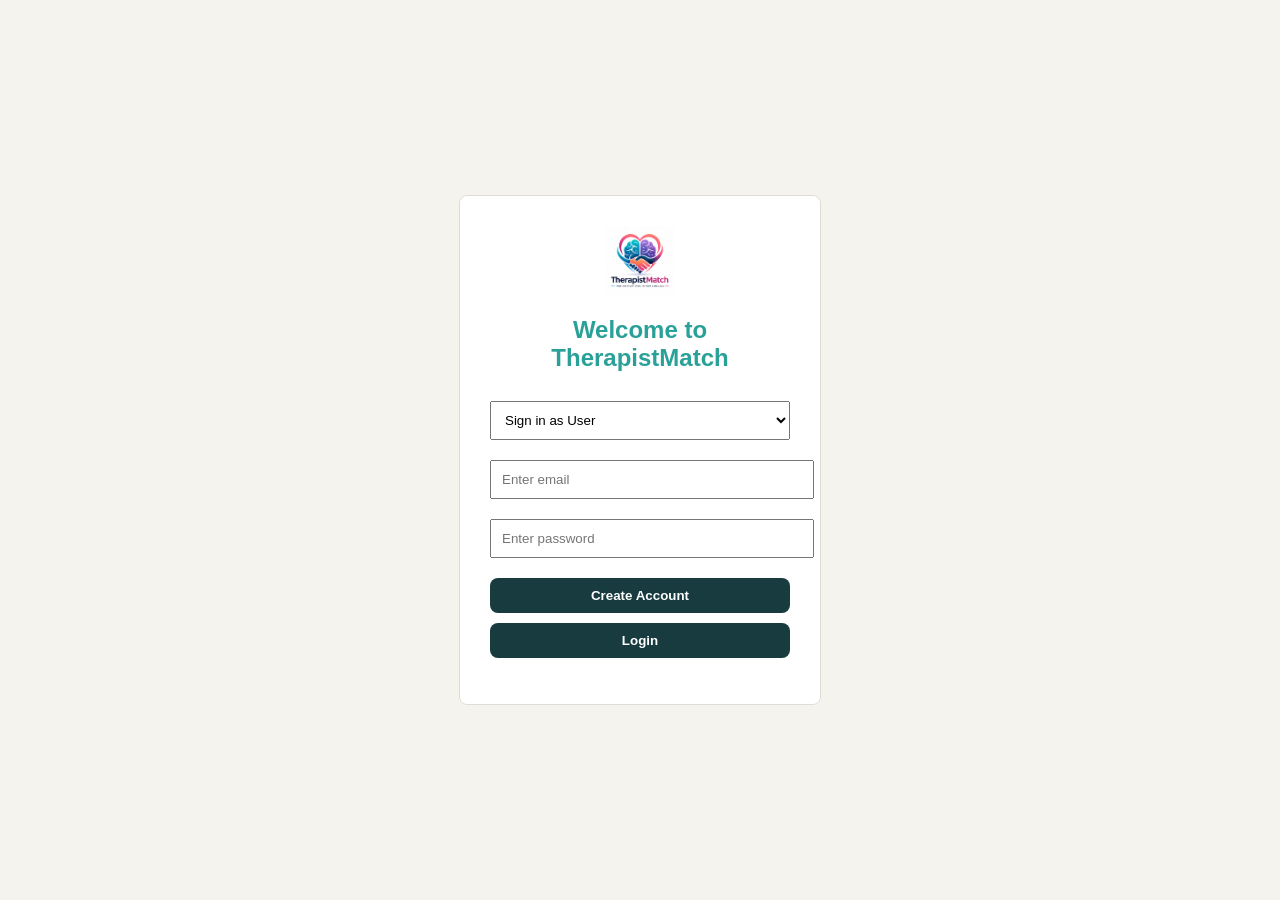
<file: index.html>
<!DOCTYPE html>
<html lang="en">
<head>
  <meta charset="UTF-8">
  <meta name="viewport" content="width=device-width, initial-scale=1.0">
  <title>TherapistMatch</title>
  <link rel="stylesheet" href="styles.css">
</head>

<body class="login-page">

  <div class="auth-container">

    <img src="logo.png" class="logo">

    <h2>Welcome to TherapistMatch</h2>

    <!-- USER TYPE -->
    <select id="role">
      <option value="user">Sign in as User</option>
      <option value="therapist">Sign in as Therapist</option>
    </select>

    <input type="email" id="email" placeholder="Enter email" autocomplete="email" required>
    <input type="password" id="password" placeholder="Enter password" autocomplete="current-password" minlength="8" required>

    <button type="button" onclick="signup()">Create Account</button>
    <button type="button" onclick="login()">Login</button>
    <button type="button" id="resendVerificationButton" class="ghost-button" onclick="resendVerificationEmail()" hidden>Resend Verification Email</button>

    <p id="message"></p>

  </div>

  <script src="script.js"></script>
  <script src="https://js.paystack.co/v1/inline.js"></script>
  <script src="https://cdn.socket.io/4.0.0/socket.io.min.js"></script>

</body>
</html>
</file>
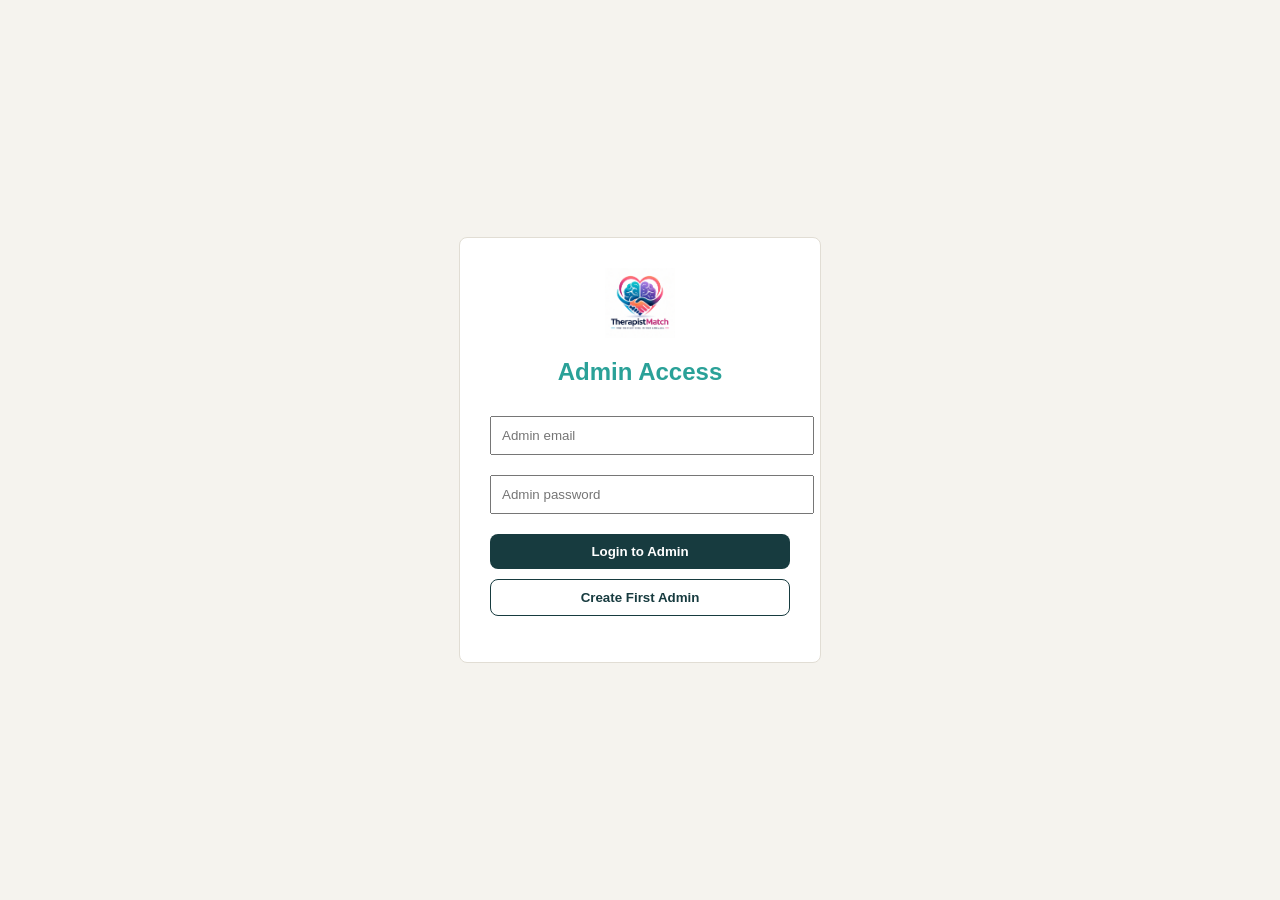
<file: admin-login.html>
<!DOCTYPE html>
<html lang="en">
<head>
  <meta charset="UTF-8">
  <meta name="viewport" content="width=device-width, initial-scale=1.0">
  <title>Admin Login - TherapistMatch</title>
  <link rel="stylesheet" href="styles.css">
</head>

<body class="login-page">
  <div class="auth-container">
    <img src="logo.png" class="logo" alt="TherapistMatch">

    <h2>Admin Access</h2>

    <input type="email" id="adminEmail" placeholder="Admin email" autocomplete="email" required>
    <input type="password" id="adminPassword" placeholder="Admin password" autocomplete="current-password" minlength="8" required>

    <button type="button" onclick="adminLogin()">Login to Admin</button>
    <button type="button" class="ghost-button" onclick="createAdminAccount()">Create First Admin</button>

    <p id="adminMessage"></p>
  </div>

  <script src="admin-login.js"></script>
</body>
</html>
</file>
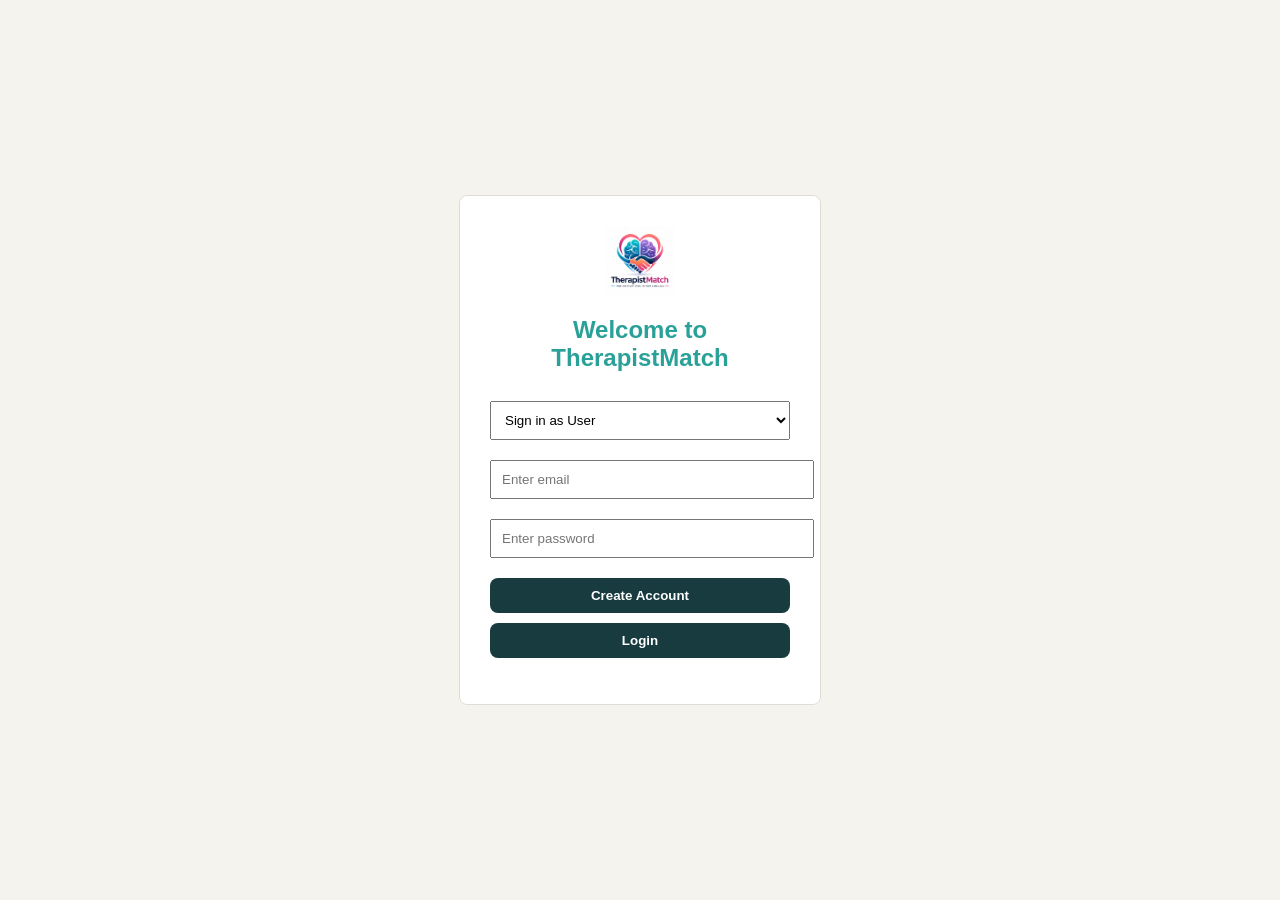
<file: chat.html>
<!DOCTYPE html>
<html lang="en">
<head>
  <meta charset="UTF-8">
  <meta name="viewport" content="width=device-width, initial-scale=1.0">
  <title>Chat</title>
  <link rel="stylesheet" href="styles.css">
</head>
<body>
  <div class="dashboard">
    <aside id="chatSidebar" class="sidebar"></aside>

    <main class="main-content">
      <section class="chat-shell">
        <aside class="chat-thread-panel">
          <div class="chat-heading">
            <p class="eyebrow">Chat</p>
            <h1>Sessions</h1>
            <p id="chatIntro">Accepted paid sessions appear here.</p>
          </div>
          <div id="threadList" class="thread-list"></div>
        </aside>

        <section class="chat-panel">
          <div id="chatEmpty" class="empty-state">
            <strong>Select a conversation</strong>
            <p>Chat and Google Meet unlock after the client has paid and the therapist accepts the booking.</p>
          </div>

          <div id="chatRoom" class="chat-room" hidden>
            <header class="chat-room-header">
              <div>
                <p class="eyebrow" id="chatStatus">Ready</p>
                <h2 id="chatTitle"></h2>
                <p id="chatSubtitle"></p>
              </div>
              <div id="sessionTimer" class="session-timer" aria-live="polite">Timer starts after both sides message.</div>
              <a id="meetLink" class="meet-button" href="https://meet.google.com/new" target="_blank" rel="noopener">Google Meet</a>
            </header>

            <div id="chatBox" class="chat-box"></div>

            <form id="chatForm" class="chat-composer">
              <input id="msg" autocomplete="off" placeholder="Type message">
              <button type="submit">Send</button>
            </form>
            <p id="chatMessage" class="chat-message"></p>
          </div>
        </section>
      </section>
    </main>
  </div>

  <script src="chat.js"></script>
  <script src="mobile-nav.js"></script>
</body>
</html>
</file>
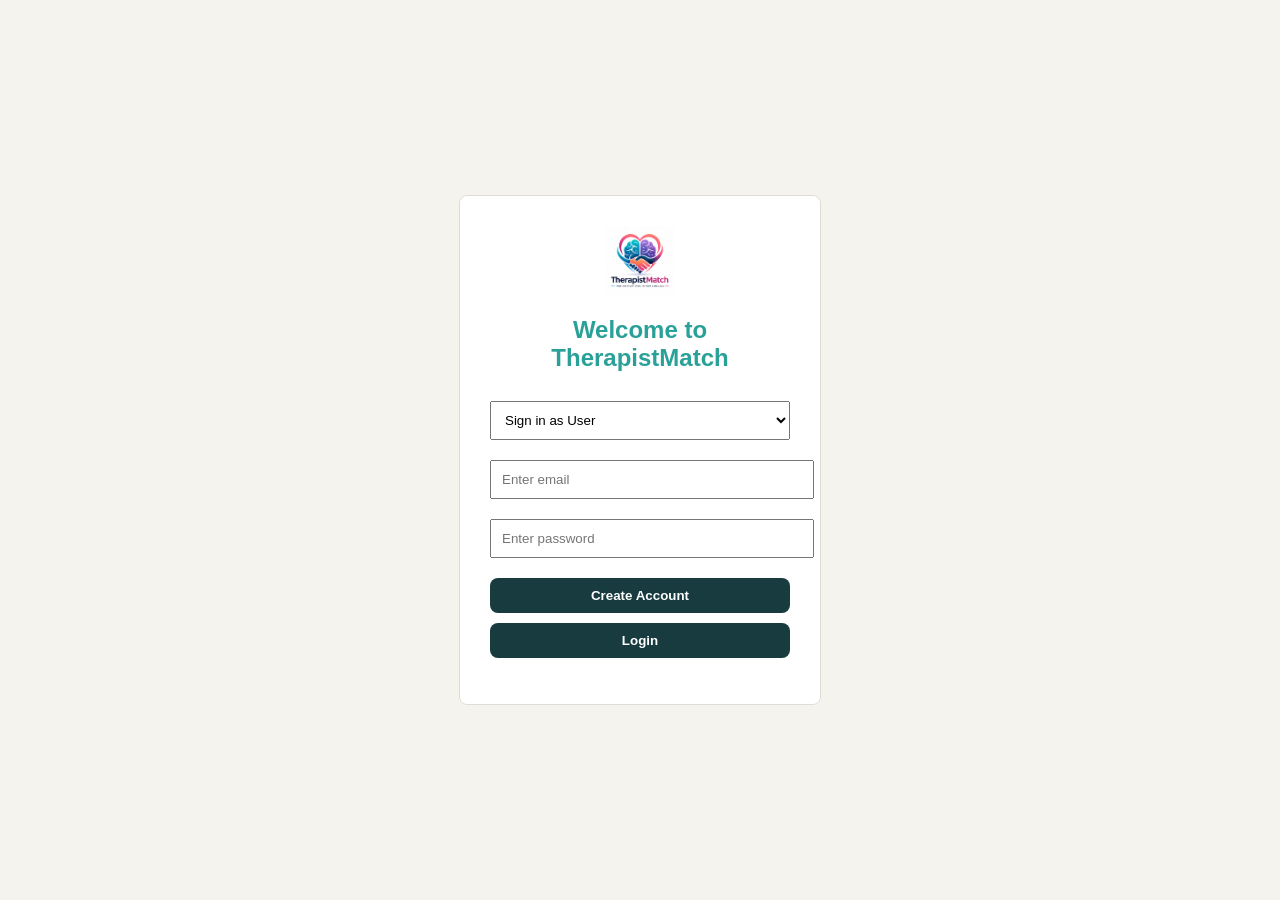
<file: dashboard.html>
<!DOCTYPE html>
<html lang="en">
<head>
  <meta charset="UTF-8">
  <meta name="viewport" content="width=device-width, initial-scale=1.0">
  <title>Dashboard</title>
  <link rel="stylesheet" href="styles.css">
</head>

<body>

<div class="dashboard">

  <!-- SIDEBAR -->
  <div class="sidebar">
    <h2>TherapistMatch</h2>

    <a href="dashboard.html" class="active" id="navDashboard">Dashboard <span class="nav-badge" data-badge="dashboard"></span></a>
    <a href="match.html" id="navFindTherapist">Find Therapist <span class="nav-badge" data-badge="find"></span></a>
    <a href="chat.html" id="navChat">Chat <span class="nav-badge" data-badge="chat"></span></a>
    <a href="settings.html" id="navSettings">Settings <span class="nav-badge" data-badge="settings"></span></a>
    <a href="#" class="logout-link" onclick="logout()">Logout</a>
  </div>

  <!-- MAIN CONTENT -->
  <div class="main-content">
    <section class="dashboard-home">
      <div>
        <p class="eyebrow">Dashboard</p>
        <h1 id="welcome"></h1>
        <p>Welcome to your dashboard</p>
      </div>
      <button type="button" id="supportToggle" class="customer-care-button">
        <span class="support-icon" aria-hidden="true"></span>
        <span>Customer Care</span>
        <span id="supportIndicator" class="support-indicator"></span>
      </button>
    </section>

    <section class="dashboard-panel">
      <h2>Your Bookings</h2>
      <button type="button" id="removeDuplicates" class="secondary-button duplicate-action">Cancel Duplicate Bookings</button>
      <div id="bookings" class="booking-list">
        <div class="empty-state">
          <strong>No bookings yet</strong>
          <p>Your session requests will appear here.</p>
        </div>
      </div>
    </section>
  </div>

</div>

<div id="supportPanel" class="support-panel" hidden>
  <div class="support-panel-header">
    <div>
      <strong>Customer Care</strong>
      <p>Send a message to admin support.</p>
    </div>
    <button type="button" id="supportClose">Close</button>
  </div>
  <div id="supportMessages" class="support-messages"></div>
  <textarea id="supportMessage" rows="4" placeholder="How can we help?"></textarea>
  <button type="button" id="supportSend">Send Message</button>
</div>

<script src="dashboard.js"></script>
<script src="support.js"></script>
<script src="mobile-nav.js"></script>


</body>
</html>
</file>
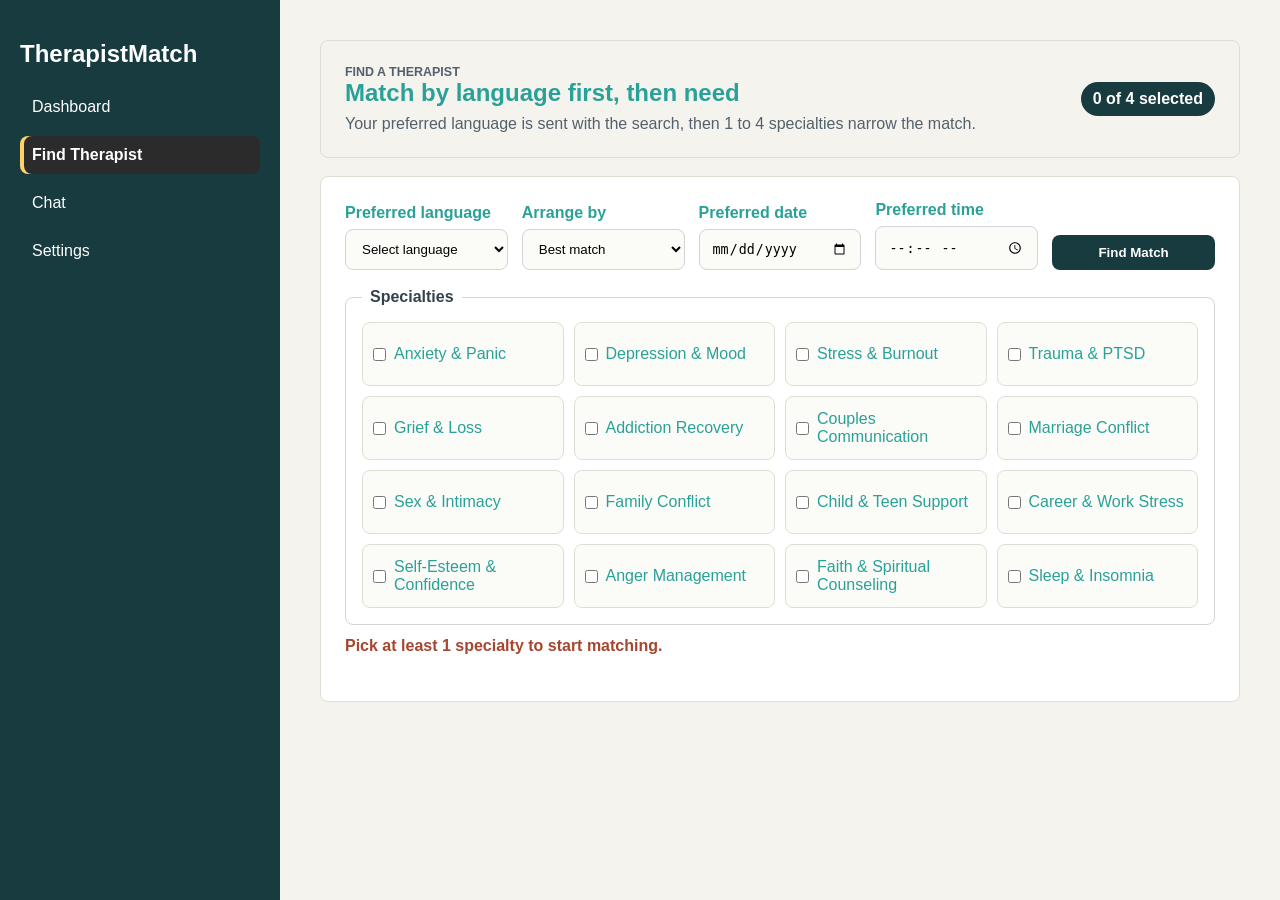
<file: match.html>
<!DOCTYPE html>
<html lang="en">
<head>
  <meta charset="UTF-8">
  <meta name="viewport" content="width=device-width, initial-scale=1.0">
  <title>Find a Therapist</title>
  <link rel="stylesheet" href="styles.css">
</head>
<body>
  <div class="dashboard">
    <aside class="sidebar">
      <h2>TherapistMatch</h2>
      <a href="dashboard.html">Dashboard <span class="nav-badge" data-badge="dashboard"></span></a>
      <a href="match.html" class="active">Find Therapist <span class="nav-badge" data-badge="find"></span></a>
      <a href="chat.html">Chat <span class="nav-badge" data-badge="chat"></span></a>
      <a href="settings.html">Settings <span class="nav-badge" data-badge="settings"></span></a>
    </aside>

    <main class="main-content">
      <section class="match-page">
        <div class="match-hero">
          <div>
            <p class="eyebrow">Find a therapist</p>
            <h1>Match by language first, then need</h1>
            <p>Your preferred language is sent with the search, then 1 to 4 specialties narrow the match.</p>
          </div>
          <span id="specialtyCounter">0 of 4 selected</span>
        </div>

        <section class="match-panel">
          <div class="match-controls">
            <label>
              Preferred language
              <select id="language" required>
                <option value="">Select language</option>
                <option value="English">English</option>
                <option value="Yoruba">Yoruba</option>
                <option value="Igbo">Igbo</option>
                <option value="Hausa">Hausa</option>
                <option value="Pidgin">Pidgin</option>
                <option value="Spanish">Spanish</option>
                <option value="French">French</option>
              </select>
            </label>

            <label>
              Arrange by
              <select id="sortPreference">
                <option value="best">Best match</option>
                <option value="pay">Lowest pay</option>
                <option value="availability">Most available</option>
                <option value="rating">Highest rated</option>
              </select>
            </label>

            <label>
              Preferred date
              <input type="date" id="preferredDate">
            </label>

            <label>
              Preferred time
              <input type="time" id="preferredTime" step="1800">
            </label>

            <button type="button" onclick="findMatch()">Find Match</button>
          </div>

          <fieldset id="specialtyPicker" class="specialty-picker">
            <legend>Specialties</legend>
            <label><input type="checkbox" name="specialties" value="Anxiety & Panic"> Anxiety & Panic</label>
            <label><input type="checkbox" name="specialties" value="Depression & Mood"> Depression & Mood</label>
            <label><input type="checkbox" name="specialties" value="Stress & Burnout"> Stress & Burnout</label>
            <label><input type="checkbox" name="specialties" value="Trauma & PTSD"> Trauma & PTSD</label>
            <label><input type="checkbox" name="specialties" value="Grief & Loss"> Grief & Loss</label>
            <label><input type="checkbox" name="specialties" value="Addiction Recovery"> Addiction Recovery</label>
            <label><input type="checkbox" name="specialties" value="Couples Communication"> Couples Communication</label>
            <label><input type="checkbox" name="specialties" value="Marriage Conflict"> Marriage Conflict</label>
            <label><input type="checkbox" name="specialties" value="Sex & Intimacy"> Sex & Intimacy</label>
            <label><input type="checkbox" name="specialties" value="Family Conflict"> Family Conflict</label>
            <label><input type="checkbox" name="specialties" value="Child & Teen Support"> Child & Teen Support</label>
            <label><input type="checkbox" name="specialties" value="Career & Work Stress"> Career & Work Stress</label>
            <label><input type="checkbox" name="specialties" value="Self-Esteem & Confidence"> Self-Esteem & Confidence</label>
            <label><input type="checkbox" name="specialties" value="Anger Management"> Anger Management</label>
            <label><input type="checkbox" name="specialties" value="Faith & Spiritual Counseling"> Faith & Spiritual Counseling</label>
            <label><input type="checkbox" name="specialties" value="Sleep & Insomnia"> Sleep & Insomnia</label>
          </fieldset>

          <p id="matchMessage" class="match-message"></p>
          <div id="results" class="match-results"></div>
        </section>
      </section>
    </main>
  </div>

  <script src="script.js"></script>
  <script src="match.js"></script>
  <script src="mobile-nav.js"></script>
</body>
</html>
</file>
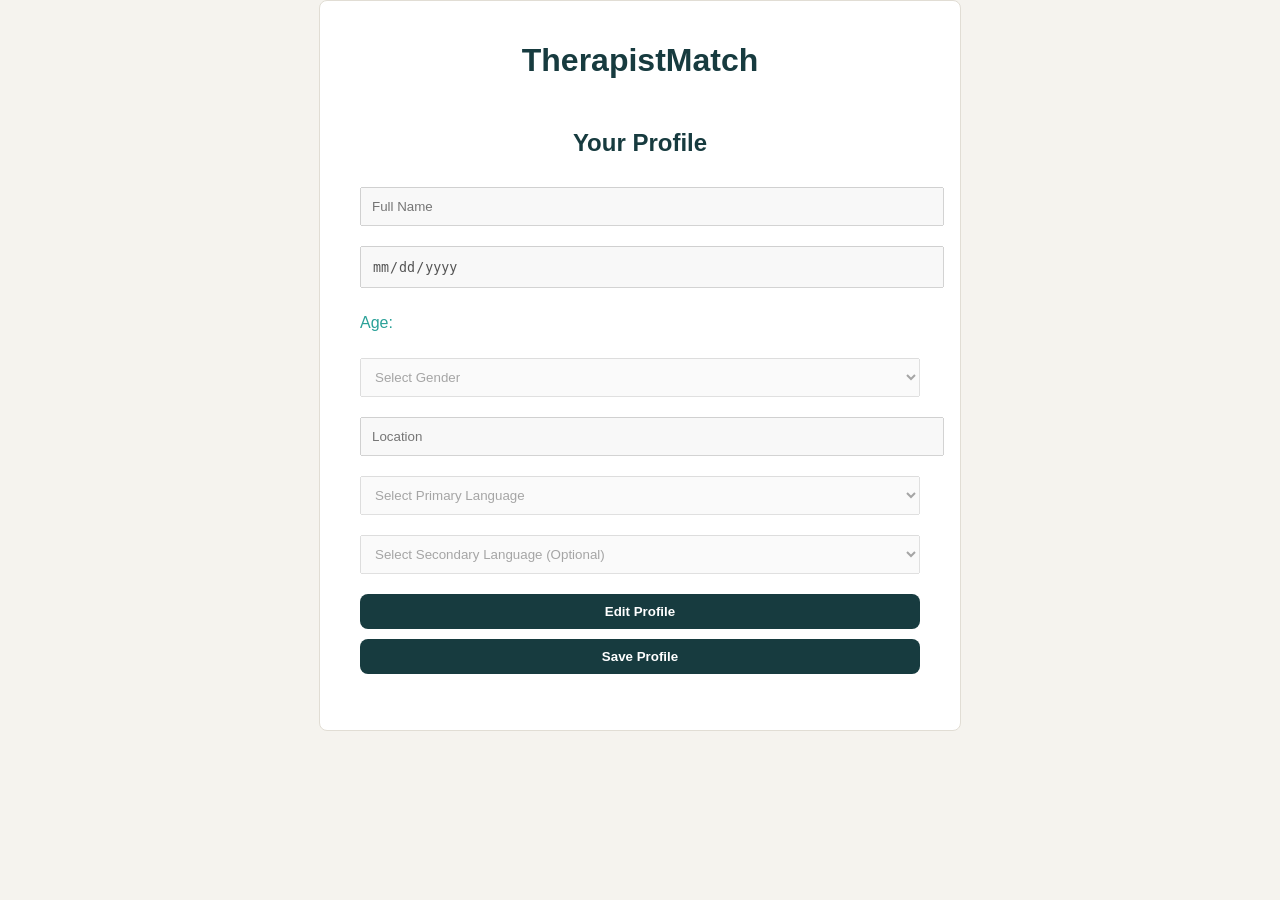
<file: profile .html>
<!DOCTYPE html>
<html>
<head>
  <title>Profile</title>
  <link rel="stylesheet" href="styles.css">
</head>

<body>

<div class="profile-container">

  <h1>TherapistMatch</h1>

  <div class="profile-card">

    <h2>Your Profile</h2>

    <input id="name" placeholder="Full Name" disabled>
    <input id="dob" type="date" placeholder="Date of Birth" disabled>

    <p>Age: <span id="ageDisplay"></span></p>

    <select id="gender" disabled>
      <option value="">Select Gender</option>
      <option>Male</option>
      <option>Female</option>
    </select>

    <input id="location" placeholder="Location" disabled>

    <select id="primaryLanguage" required disabled>
      <option value="">Select Primary Language</option>
      <option>English</option>
      <option>Yoruba</option>
      <option>Igbo</option>
      <option>Hausa</option>
      <option>Pidgin</option>
    </select>

    <select id="secondaryLanguage" disabled>
      <option value="">Select Secondary Language (Optional)</option>
      <option>English</option>
      <option>Yoruba</option>
      <option>Igbo</option>
      <option>Hausa</option>
      <option>Pidgin</option>
    </select>

    <!-- Therapist Section -->
    <div id="therapistSection" style="display:none;">
      <h3>Specialties</h3>

      <label><input type="checkbox" value="Religion"> Religion</label><br>
      <label><input type="checkbox" value="Marriage"> Marriage</label><br>
      <label><input type="checkbox" value="Sex"> Sex & Relationships</label><br>
      <label><input type="checkbox" value="Mental"> Mental Health</label><br>
    </div>

    <button onclick="enableEdit()">Edit Profile</button>
    <button onclick="saveProfile()">Save Profile</button>

    <p id="preview"></p>

  </div>

</div>

<script src="profile.js"></script>

</body>
</html>
</file>
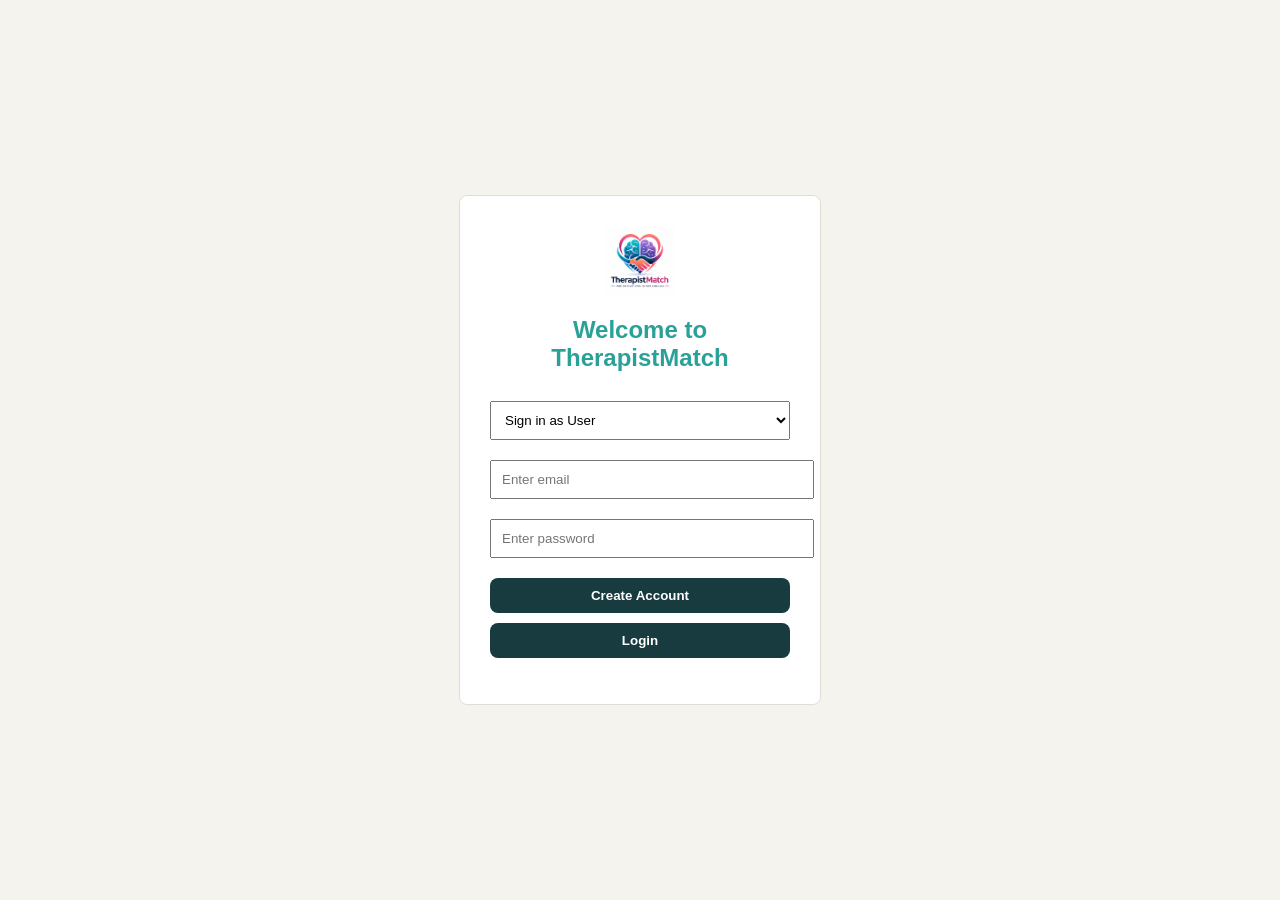
<file: profile.html>
<!DOCTYPE html>
<html lang="en">
<head>
  <meta charset="UTF-8">
  <meta http-equiv="refresh" content="0; url=settings.html">
  <title>Profile Moved</title>
  <link rel="stylesheet" href="styles.css">
</head>
<body>
  <main class="redirect-page">
    <section class="settings-panel">
      <p class="eyebrow">Profile moved</p>
      <h1>Profile is now under Settings</h1>
      <p>You are being redirected to Settings.</p>
      <a href="settings.html">Open Settings</a>
    </section>
  </main>
  <script>
    window.location.href = "settings.html";
  </script>
</body>
</html>
</file>
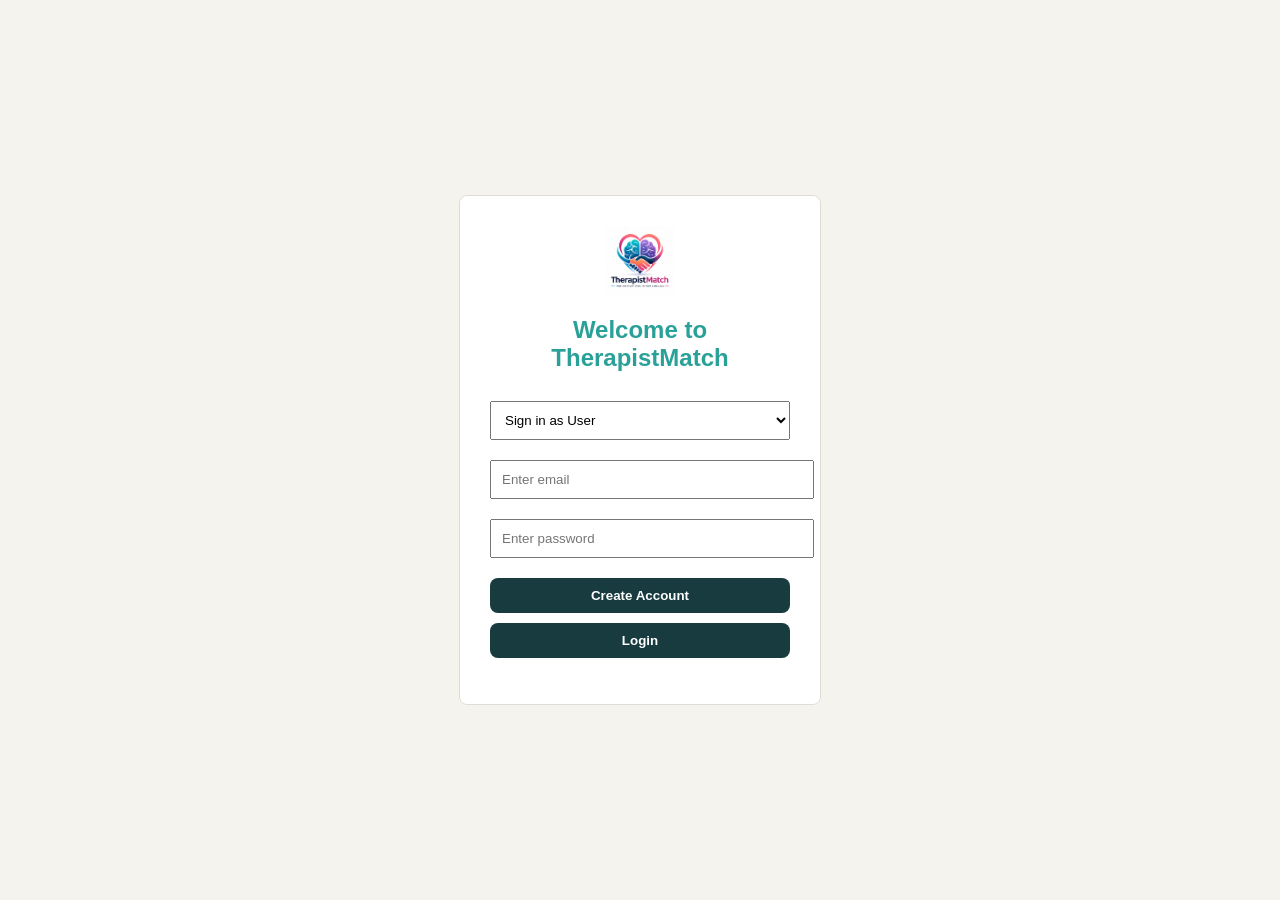
<file: settings.html>
<!DOCTYPE html>
<html lang="en">
<head>
  <meta charset="UTF-8">
  <meta name="viewport" content="width=device-width, initial-scale=1.0">
  <title>Settings</title>
  <link rel="stylesheet" href="styles.css">
</head>

<body>
  <div class="dashboard">
    <div class="sidebar">
      <h2>TherapistMatch</h2>
      <a href="dashboard.html">Dashboard <span class="nav-badge" data-badge="dashboard"></span></a>
      <a href="match.html">Find Therapist <span class="nav-badge" data-badge="find"></span></a>
      <a href="chat.html">Chat <span class="nav-badge" data-badge="chat"></span></a>
      <a href="settings.html" class="active">Settings <span class="nav-badge" data-badge="settings"></span></a>
    </div>

    <main class="main-content">
      <section class="settings-hero">
        <p class="eyebrow">Settings</p>
        <h1>Account Settings</h1>
        <p>Manage your profile and payment details in one place.</p>
      </section>

      <section class="settings-grid">
        <form id="profileForm" class="settings-panel">
          <div class="settings-panel-header">
            <div>
              <h2>Profile</h2>
              <p>Complete this so we can match you with the right therapists.</p>
            </div>
            <button type="button" id="editProfileBtn">Edit</button>
          </div>

          <div class="settings-form-grid">
            <label>
              Full name
              <input id="name" placeholder="Full Name" disabled>
            </label>
            <label>
              Date of birth
              <input id="dob" type="date" disabled>
            </label>
            <label>
              Age
              <input id="ageDisplay" disabled>
            </label>
            <label>
              Gender
              <select id="gender" disabled>
                <option value="">Select Gender</option>
                <option>Male</option>
                <option>Female</option>
                <option>Other</option>
              </select>
            </label>
            <label>
              Location
              <input id="location" placeholder="Location" disabled>
            </label>
            <label>
              Primary language
              <select id="primaryLanguage" required disabled>
                <option value="">Select Primary Language</option>
                <option>English</option>
                <option>Yoruba</option>
                <option>Igbo</option>
                <option>Hausa</option>
                <option>Pidgin</option>
                <option>Spanish</option>
                <option>French</option>
              </select>
            </label>
            <label>
              Secondary language
              <select id="secondaryLanguage" disabled>
                <option value="">Select Secondary Language</option>
                <option>English</option>
                <option>Yoruba</option>
                <option>Igbo</option>
                <option>Hausa</option>
                <option>Pidgin</option>
                <option>Spanish</option>
                <option>French</option>
              </select>
            </label>
          </div>

          <div class="settings-actions">
            <p id="preview"></p>
            <button type="submit">Save Profile</button>
          </div>
        </form>

        <section class="settings-panel payment-panel">
          <div class="settings-panel-header">
            <div>
              <h2>Session Account</h2>
              <p>Top up here, then pay for an accepted session from your dashboard.</p>
            </div>
          </div>

          <div class="payment-summary account-balance-summary">
            <span>Available balance</span>
            <strong id="accountBalance">NGN 0</strong>
          </div>

          <div class="payment-summary">
            <span>Pending verification</span>
            <strong id="pendingBalance">NGN 0</strong>
          </div>

          <div class="payment-summary">
            <span>Session price</span>
            <strong id="sessionPrice">NGN 11,000</strong>
          </div>

          <div class="payment-summary">
            <span>Top-up amount</span>
            <input id="topUpAmountInput" type="number" min="1000" step="1000" value="11000">
          </div>

          <button type="button" id="paystackButton">Top Up with Paystack</button>
          <button type="button" id="recordPaymentButton" class="ghost-button">Record Test Top-Up</button>
          <p id="paymentMessage" class="payment-message"></p>
        </section>
      </section>
    </main>
  </div>

  <script src="https://js.paystack.co/v1/inline.js"></script>
  <script src="script.js"></script>
  <script src="settings.js"></script>
  <script src="mobile-nav.js"></script>
</body>
</html>
</file>
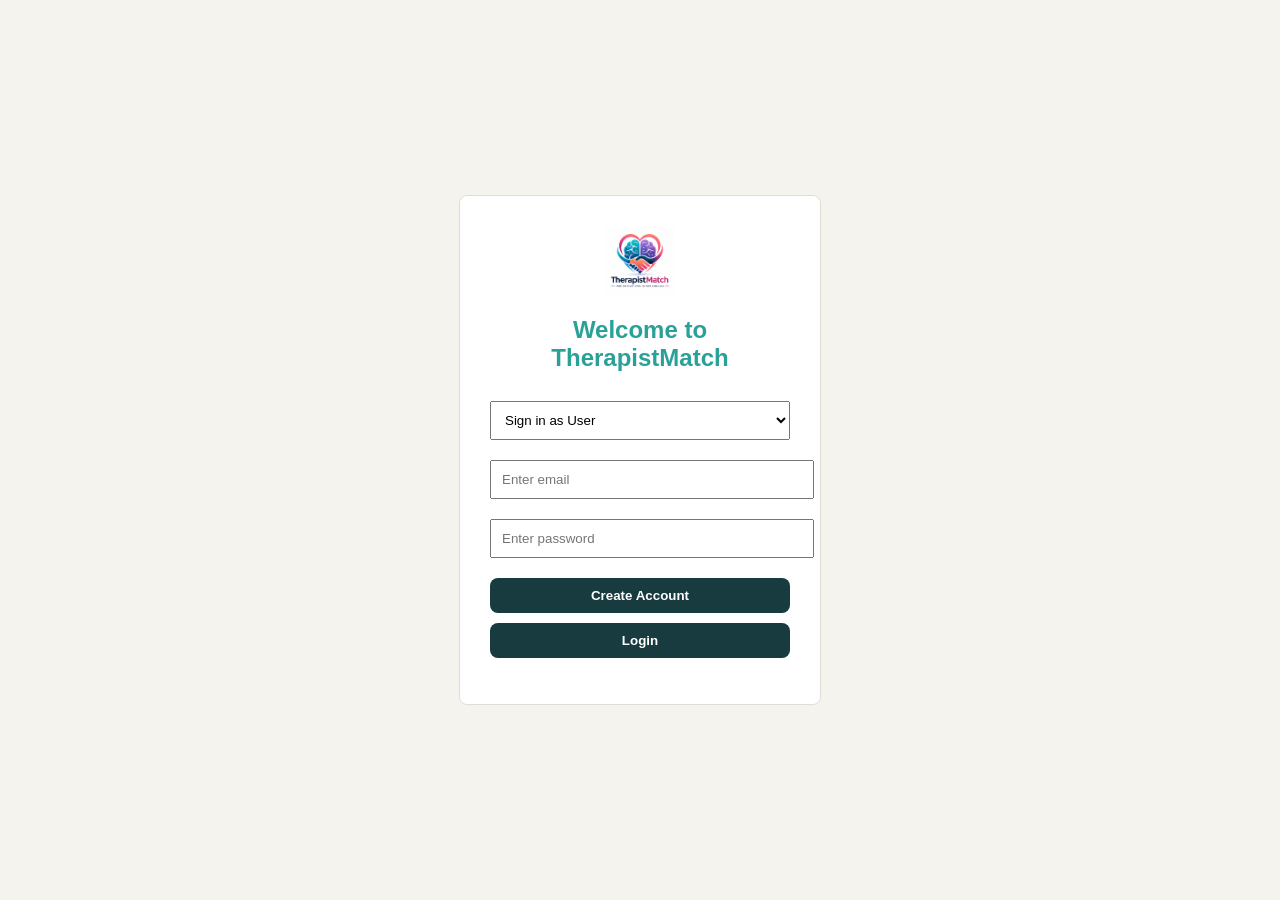
<file: therapist.html>
<!DOCTYPE html>
<html lang="en">
<head>
  <meta charset="UTF-8">
  <meta name="viewport" content="width=device-width, initial-scale=1.0">
  <title>Therapists Portal</title>
  <link rel="stylesheet" href="styles.css">
</head>
<body class="therapist-page">
  <div class="therapist-shell">
    <aside class="therapist-sidebar">
      <div>
        <h1>TherapistMatch</h1>
        <p>Therapists Portal</p>
      </div>

      <div class="therapist-status-chip">
        <span>Status</span>
        <strong id="statusLabel">Loading</strong>
      </div>

      <div class="online-toggle">
        <label class="toggle-label">
          <input type="checkbox" id="onlineStatusToggle">
          <span class="toggle-text">Available Now</span>
        </label>
        <p class="toggle-hint">When on, you can accept bookings anytime</p>
      </div>

      <nav class="therapist-nav" aria-label="Therapist sections">
        <button type="button" class="nav-button active" data-view="applicationView">Application</button>
        <button type="button" class="nav-button" data-view="profileView">Profile <span class="nav-badge" data-badge="profile"></span></button>
        <button type="button" class="nav-button" data-view="bookingsView">Bookings <span class="nav-badge" data-badge="bookings"></span></button>
        <a class="nav-button nav-link-button" href="chat.html">Chat <span class="nav-badge" data-badge="chat"></span></a>
      </nav>

      <button type="button" class="secondary-button" onclick="logout()">Logout</button>
    </aside>

    <main class="therapist-main">
      <section class="portal-hero">
        <div>
          <p class="eyebrow">Therapists portal</p>
          <h2 id="therapistTitle">Complete your therapist application</h2>
          <p id="therapistSubtitle">Add your credentials, practice details, bio, and supporting documents for admin review.</p>
        </div>
        <div class="portal-actions">
          <button type="button" id="supportToggle" class="customer-care-button">
            <span class="support-icon" aria-hidden="true"></span>
            <span>Customer Care</span>
            <span id="supportIndicator" class="support-indicator"></span>
          </button>
          <div class="hero-metric">
            <span id="profileStrength">0%</span>
            <small>Profile complete</small>
          </div>
        </div>
      </section>

      <section id="statusPanel" class="status-panel"></section>

      <section id="applicationView" class="therapist-view">
        <form id="credentialsForm" class="credential-form" enctype="multipart/form-data">
          <div class="form-section">
            <div class="section-heading">
              <span>1</span>
              <div>
                <h3>Identity</h3>
                <p>Your public therapist profile starts here.</p>
              </div>
            </div>

            <div class="form-grid">
              <label>
                Full name
                <input type="text" id="name" name="name" required>
              </label>
              <label>
                Location
                <input type="text" id="location" name="location" placeholder="City, state or country" required>
              </label>
              <label>
                Primary language
                <select id="primaryLanguage" name="primary_language" required>
                  <option value="">Select language</option>
                  <option value="English">English</option>
                  <option value="Yoruba">Yoruba</option>
                  <option value="Igbo">Igbo</option>
                  <option value="Hausa">Hausa</option>
                  <option value="Pidgin">Pidgin</option>
                  <option value="Spanish">Spanish</option>
                  <option value="French">French</option>
                </select>
              </label>
              <label>
                Secondary language
                <select id="secondaryLanguage" name="secondary_language">
                  <option value="">Optional</option>
                  <option value="English">English</option>
                  <option value="Yoruba">Yoruba</option>
                  <option value="Igbo">Igbo</option>
                  <option value="Hausa">Hausa</option>
                  <option value="Pidgin">Pidgin</option>
                  <option value="Spanish">Spanish</option>
                  <option value="French">French</option>
                </select>
              </label>
              <label class="full-width">
                Profile photo
                <input type="file" id="profilePhoto" name="profile_photo" accept=".png,.jpg,.jpeg,.webp">
              </label>
            </div>
          </div>

          <div class="form-section">
            <div class="section-heading">
              <span>2</span>
              <div>
                <h3>Credentials</h3>
                <p>License and education details for verification.</p>
              </div>
            </div>

            <div class="form-grid">
              <label>
                License number
                <input type="text" id="licenseNumber" name="license_number" required>
              </label>
              <label>
                License state or board
                <input type="text" id="licenseState" name="license_state" required>
              </label>
              <label>
                License expiry date
                <input type="date" id="licenseExpiry" name="license_expiry" required>
              </label>
              <fieldset id="therapistSpecialtyPicker" class="full-width specialty-picker compact">
                <legend>Specialties <span id="therapistSpecialtyCounter">0 of 4 selected</span></legend>
                <label><input type="checkbox" name="specialization" value="Anxiety & Panic"> Anxiety & Panic</label>
                <label><input type="checkbox" name="specialization" value="Depression & Mood"> Depression & Mood</label>
                <label><input type="checkbox" name="specialization" value="Stress & Burnout"> Stress & Burnout</label>
                <label><input type="checkbox" name="specialization" value="Trauma & PTSD"> Trauma & PTSD</label>
                <label><input type="checkbox" name="specialization" value="Grief & Loss"> Grief & Loss</label>
                <label><input type="checkbox" name="specialization" value="Addiction Recovery"> Addiction Recovery</label>
                <label><input type="checkbox" name="specialization" value="Couples Communication"> Couples Communication</label>
                <label><input type="checkbox" name="specialization" value="Marriage Conflict"> Marriage Conflict</label>
                <label><input type="checkbox" name="specialization" value="Sex & Intimacy"> Sex & Intimacy</label>
                <label><input type="checkbox" name="specialization" value="Family Conflict"> Family Conflict</label>
                <label><input type="checkbox" name="specialization" value="Child & Teen Support"> Child & Teen Support</label>
                <label><input type="checkbox" name="specialization" value="Career & Work Stress"> Career & Work Stress</label>
                <label><input type="checkbox" name="specialization" value="Self-Esteem & Confidence"> Self-Esteem & Confidence</label>
                <label><input type="checkbox" name="specialization" value="Anger Management"> Anger Management</label>
                <label><input type="checkbox" name="specialization" value="Faith & Spiritual Counseling"> Faith & Spiritual Counseling</label>
                <label><input type="checkbox" name="specialization" value="Sleep & Insomnia"> Sleep & Insomnia</label>
              </fieldset>
              <label>
                Years of experience
                <input type="number" id="experienceYears" name="experience_years" min="0" required>
              </label>
              <label>
                Credential document
                <input type="file" id="credentialDocument" name="credential_document" accept=".pdf,.png,.jpg,.jpeg,.webp">
              </label>
              <label class="full-width">
                Education
                <textarea id="education" name="education" rows="3" placeholder="Degrees, institutions, and dates" required></textarea>
              </label>
              <label class="full-width">
                Certifications
                <textarea id="certifications" name="certifications" rows="3" placeholder="Certifications, training, memberships"></textarea>
              </label>
            </div>
          </div>

          <div class="form-section">
            <div class="section-heading">
              <span>3</span>
              <div>
                <h3>Practice Profile</h3>
                <p>How clients will understand your work.</p>
              </div>
            </div>

            <div class="form-grid">
              <label>
                Session rate (₦)
                  <input type="number" id="hourlyRate" name="hourly_rate" min="0" step="500" required>
              </label>
              <div class="availability-builder full-width">
                <input type="hidden" id="availability" name="availability">
                <div class="availability-grid">
                  <div class="availability-days">
                    <span>Availability days</span>
                    <details id="availabilityDaysDropdown" class="day-dropdown">
                      <summary id="availabilityDaysSummary">Select days</summary>
                      <div class="day-options">
                        <label><input type="checkbox" name="availability_days" value="Monday"> Monday</label>
                        <label><input type="checkbox" name="availability_days" value="Tuesday"> Tuesday</label>
                        <label><input type="checkbox" name="availability_days" value="Wednesday"> Wednesday</label>
                        <label><input type="checkbox" name="availability_days" value="Thursday"> Thursday</label>
                        <label><input type="checkbox" name="availability_days" value="Friday"> Friday</label>
                        <label><input type="checkbox" name="availability_days" value="Saturday"> Saturday</label>
                        <label><input type="checkbox" name="availability_days" value="Sunday"> Sunday</label>
                      </div>
                    </details>
                  </div>
                  <label>
                    Session duration
                    <select id="sessionLength">
                      <option value="30">30 minutes</option>
                      <option value="45">45 minutes</option>
                      <option value="60" selected>60 minutes</option>
                      <option value="90">90 minutes</option>
                    </select>
                  </label>
                </div>
                <div id="availabilityRows" class="availability-rows"></div>
                <p id="availabilityPreview" class="availability-preview">Select days, then set the exact time for each selected day.</p>
              </div>
              <fieldset class="full-width checkbox-panel">
                <legend>Session formats</legend>
                <label><input type="checkbox" name="session_formats" value="Video calls"> Video calls</label>
                <label><input type="checkbox" name="session_formats" value="Phone calls"> Phone calls</label>
                <label><input type="checkbox" name="session_formats" value="Secure chat"> Secure chat</label>
                <label><input type="checkbox" name="session_formats" value="In person"> In person</label>
              </fieldset>
              <label class="full-width">
                Bio
                <textarea id="bio" name="bio" rows="6" placeholder="Share your therapy approach, ideal client fit, and what clients can expect." required></textarea>
              </label>
            </div>
          </div>

          <div class="form-section">
            <div class="section-heading">
              <span>4</span>
              <div>
                <h3>Payout Account</h3>
                <p>Add the bank account Paystack should use for session payouts.</p>
              </div>
            </div>

            <div class="form-grid payout-form-grid">
              <label>
                Bank
                <select id="payoutBank">
                  <option value="">Loading banks...</option>
                </select>
              </label>
              <label>
                Account number
                <input type="text" id="payoutAccountNumber" inputmode="numeric" maxlength="10" placeholder="10 digit account number">
              </label>
              <label class="full-width">
                Account name
                <input type="text" id="payoutAccountName" placeholder="Verified after saving" readonly>
              </label>
              <div class="settings-actions full-width">
                <p id="payoutMessage"></p>
                <button type="button" id="savePayoutAccountBtn" class="ghost-button">Save Payout Account</button>
              </div>
            </div>
          </div>

          <div class="form-actions">
            <p id="formMessage"></p>
            <button type="submit" id="submitCredentialsBtn">Submit for Verification</button>
          </div>
        </form>
      </section>

      <section id="profileView" class="therapist-view" hidden>
        <div id="profileSummary" class="profile-summary"></div>
      </section>

      <section id="bookingsView" class="therapist-view" hidden>
        <div class="section-heading compact">
          <span>5</span>
          <div>
            <h3>Bookings</h3>
            <p>Client session requests appear here after verification.</p>
          </div>
        </div>
        <button type="button" id="removeTherapistDuplicates" class="secondary-button duplicate-action">Cancel Duplicate Bookings</button>
        <div id="bookings" class="booking-list"></div>
      </section>
    </main>
  </div>

  <div id="supportPanel" class="support-panel" hidden>
    <div class="support-panel-header">
      <div>
        <strong>Customer Care</strong>
        <p>Send a message to admin support.</p>
      </div>
      <button type="button" id="supportClose">Close</button>
    </div>
    <div id="supportMessages" class="support-messages"></div>
    <textarea id="supportMessage" rows="4" placeholder="How can we help?"></textarea>
    <button type="button" id="supportSend">Send Message</button>
  </div>

  <script src="therapist.js"></script>
  <script src="support.js"></script>
  <script src="mobile-nav.js"></script>
</body>
</html>
</file>
<file: styles.css>
body {
  margin: 0;
  font-family: Arial;
  background: #f5f3ee;
  color: #2AA198;
  min-height: 100vh;
}

.login-page {
  display: flex;
  justify-content: center;
  align-items: center;
  height: 100vh;
}

.auth-container {
  background: white;
  border: 1px solid #e1ddd4;
  padding: 30px;
  border-radius: 8px;
  text-align: center;
  width: 300px;
}

.logo {
  width: 70px;
  height: auto;
  display: block;
  margin: 0 auto 15px auto;
}

input, select {
  width: 100%;
  padding: 10px;
  margin: 10px 0;
}

button {
  width: 100%;
  padding: 10px;
  margin-top: 10px;
  background: #173b3f;
  color: white;
  border: none;
  border-radius: 8px;
  cursor: pointer;
  font-weight: 700;
}

button:hover {
  background: #2B2B2B;
}

button:disabled {
  cursor: not-allowed;
  opacity: 0.55;
}

.dashboard {
  display: flex;
  min-height: 100vh;
  align-items: stretch;
}

.sidebar {
  width: 240px;
  background: #173b3f;
  color: white;
  padding: 20px;
  box-shadow: 2px 0 8px rgba(0,0,0,0.08);
}

.sidebar h2 {
  margin-bottom: 20px;
}

.sidebar a {
  align-items: center;
  display: flex;
  justify-content: space-between;
  gap: 10px;
  color: white;
  text-decoration: none;
  margin: 10px 0;
  padding: 10px 12px;
  border-radius: 8px;
  font-weight: 500;
}

.sidebar a:hover {
  background: rgba(255, 255, 255, 0.1);
  text-decoration: none;
}

.sidebar a.active {
  background: #2B2B2B;
  box-shadow: inset 4px 0 0 #ffd166;
  font-weight: 800;
  text-decoration: none;
}

.sidebar .logout-link {
  border-top: 1px solid rgba(255, 255, 255, 0.18);
  margin-top: 28px;
  padding-top: 14px;
}

.main-content {
  flex: 1;
  padding: 40px;
  background: #f5f3ee;
}

.dashboard-home,
.dashboard-panel {
  background: #ffffff;
  border: 1px solid #e1ddd4;
  border-radius: 8px;
  padding: 24px;
}

.dashboard-home {
  margin-bottom: 18px;
}

.dashboard-home h1,
.dashboard-panel h2 {
  margin: 0 0 8px;
}

.dashboard-home p,
.dashboard-panel p {
  color: #52616b;
}

.profile-container {
  width: 100%;
  max-width: 700px;
  margin: 0 auto;
  padding: 20px;
  background: white;
  border: 1px solid #e1ddd4;
  border-radius: 8px;
  box-shadow: none;
}

.profile-container h1, .profile-container h2 {
  text-align: center;
  color: #173b3f;
}

.profile-container h1 {
  font-size: 2em;
  margin-bottom: 10px;
}

.profile-container h2 {
  font-size: 1.5em;
  margin-bottom: 20px;
}

.profile-card {
  padding: 20px;
}

.age-display {
  margin: 0 0 10px 0;
  font-size: 0.95rem;
  color: #333;
}

.card {
  background: #ffffff;
  padding: 15px;
  border: 1px solid #e1ddd4;
  border-radius: 8px;
  margin: 10px 0;
  box-shadow: none;
}

.profile-container {
  width: 100%;
  max-width: 600px;
  margin: 0 auto;
  padding: 20px;
  background: white;
  border: 1px solid #e1ddd4;
  border-radius: 8px;
  box-shadow: none;
}

.profile-container h1, .profile-container h2 {
  text-align: center;
  color: #173b3f;
}

.profile-container h1 {
  font-size: 2em;
  margin-bottom: 10px;
}

.profile-container h2 {
  font-size: 1.5em;
  margin-bottom: 20px;
}

.profile-card {
  /* Additional styles for the inner card if needed */
}

.therapist-page {
  background: #f5f3ee;
  color: #2AA198;
  font-family: Arial, sans-serif;
}

.therapist-shell {
  display: grid;
  grid-template-columns: 280px minmax(0, 1fr);
  min-height: 100vh;
}

.therapist-sidebar {
  background: #173b3f;
  color: #ffffff;
  padding: 28px 22px;
  display: flex;
  flex-direction: column;
  gap: 24px;
}

.therapist-sidebar h1 {
  font-size: 1.4rem;
  margin: 0 0 6px;
}

.therapist-sidebar p {
  color: #c9d8d6;
  margin: 0;
}

.therapist-status-chip {
  border: 1px solid rgba(255, 255, 255, 0.24);
  border-radius: 8px;
  padding: 14px;
}

.therapist-status-chip span {
  display: block;
  color: #c9d8d6;
  font-size: 0.8rem;
  margin-bottom: 6px;
}

.therapist-status-chip strong {
  font-size: 1.1rem;
}

.status-verified {
  color: #9be7b4;
}

.status-pending {
  color: #ffd166;
}

.status-rejected {
  color: #ffb4a8;
}

.status-draft {
  color: #d6e4e2;
}

.therapist-nav {
  display: grid;
  gap: 8px;
}

.therapist-page button {
  width: auto;
  margin: 0;
  border-radius: 8px;
  font-weight: 700;
}

.nav-button,
.secondary-button {
  align-items: center;
  background: transparent;
  border: 1px solid rgba(255, 255, 255, 0.22);
  color: #ffffff;
  display: flex;
  justify-content: space-between;
  gap: 10px;
  text-align: left;
  padding: 11px 12px;
}

.nav-button:hover,
.nav-button.active {
  background: #2B2B2B;
  border-color: #2B2B2B;
}

.nav-link-button {
  box-sizing: border-box;
  text-decoration: none;
}

.secondary-button {
  margin-top: auto;
  text-align: center;
}

.secondary-button:hover {
  background: rgba(255, 255, 255, 0.12);
}

.therapist-main {
  padding: 28px;
  overflow-x: hidden;
}

.portal-hero {
  background: #ffffff;
  border: 1px solid #e1ddd4;
  border-radius: 8px;
  padding: 26px;
  display: flex;
  justify-content: space-between;
  gap: 20px;
  align-items: center;
}

.eyebrow {
  color: #a5462f;
  font-size: 0.78rem;
  font-weight: 700;
  letter-spacing: 0;
  margin: 0 0 8px;
  text-transform: uppercase;
}

.portal-hero h2 {
  font-size: 2rem;
  margin: 0 0 8px;
}

.portal-hero p {
  margin: 0;
  max-width: 720px;
  color: #52616b;
}

.hero-metric {
  min-width: 128px;
  border-left: 1px solid #e1ddd4;
  padding-left: 22px;
}

.hero-metric span {
  display: block;
  color: #173b3f;
  font-size: 2rem;
  font-weight: 800;
}

.hero-metric small {
  color: #52616b;
}

.status-panel {
  margin: 18px 0;
}

.notice {
  border-radius: 8px;
  padding: 15px 18px;
  border: 1px solid;
  background: #ffffff;
}

.notice strong {
  display: block;
  margin-bottom: 4px;
}

.notice p {
  margin: 0;
  color: #52616b;
}

.notice-info {
  border-color: #bed7d1;
}

.notice-pending {
  border-color: #e7c768;
  background: #fff8df;
}

.notice-success {
  border-color: #8fc79b;
  background: #ecf8ef;
}

.notice-error {
  border-color: #ef9a86;
  background: #fff0ec;
}

.credential-form {
  display: grid;
  gap: 18px;
}

.form-section,
.profile-summary,
.booking-list {
  background: #ffffff;
  border: 1px solid #e1ddd4;
  border-radius: 8px;
  padding: 22px;
}

.section-heading {
  display: flex;
  align-items: flex-start;
  gap: 14px;
  margin-bottom: 18px;
}

.section-heading.compact {
  margin-top: 0;
}

.section-heading span {
  background: #173b3f;
  color: #ffffff;
  border-radius: 50%;
  display: inline-grid;
  place-items: center;
  width: 30px;
  height: 30px;
  flex: 0 0 30px;
  font-weight: 700;
}

.section-heading h3 {
  margin: 0 0 4px;
}

.section-heading p {
  margin: 0;
  color: #65727c;
}

.form-grid {
  display: grid;
  grid-template-columns: repeat(2, minmax(0, 1fr));
  gap: 16px;
}

.form-grid label,
.checkbox-panel {
  display: grid;
  gap: 7px;
  color: #34424b;
  font-weight: 700;
}

.therapist-page input,
.therapist-page select,
.therapist-page textarea {
  width: 100%;
  box-sizing: border-box;
  margin: 0;
  border: 1px solid #cfd6d3;
  border-radius: 8px;
  padding: 11px 12px;
  background: #fbfbf8;
  color: #2AA198;
  font: inherit;
  font-weight: 400;
}

.therapist-page textarea {
  resize: vertical;
}

.full-width {
  grid-column: 1 / -1;
}

.checkbox-panel {
  border: 1px solid #cfd6d3;
  border-radius: 8px;
  padding: 14px;
  grid-template-columns: repeat(4, minmax(0, 1fr));
}

.checkbox-panel legend {
  padding: 0 6px;
}

.checkbox-panel label {
  display: flex;
  align-items: center;
  gap: 8px;
  font-weight: 400;
}

.checkbox-panel input {
  width: auto;
}

/* Booking Actions */
.booking-actions {
  display: flex;
  gap: 10px;
  margin-top: 15px;
  padding-top: 15px;
  border-top: 1px solid #eee;
}

.booking-actions button {
  flex: 1;
  padding: 8px 12px;
  font-size: 14px;
}

.accept-booking {
  background: #2AA198 !important;
}

.reject-booking {
  background: #d9534f !important;
}

.cancel-booking {
  background: #6c757d !important;
}

.cancel-my-booking {
  background: #d9534f !important;
  width: auto;
  padding: 8px 16px;
  font-size: 14px;
}

.delete-my-booking {
  background: #6c757d !important;
  width: auto;
  padding: 8px 16px;
  font-size: 14px;
}

.duplicate-action {
  background: #173b3f;
  border: 0;
  color: #ffffff;
  display: inline-flex;
  justify-content: center;
  margin: 0 0 1rem;
  width: auto;
}

.therapist-page .duplicate-action {
  background: #ffffff;
  border: 1px solid #cfd6d3;
  color: #173b3f;
}

/* Online Status Toggle */
.online-toggle {
  padding: 15px;
  margin: 10px 0;
  background: rgba(255, 255, 255, 0.1);
  border-radius: 8px;
}

.toggle-label {
  display: flex;
  align-items: center;
  gap: 10px;
  cursor: pointer;
}

.toggle-label input[type="checkbox"] {
  width: 20px;
  height: 20px;
  margin: 0;
}

.toggle-text {
  font-weight: 600;
  color: white;
}

.toggle-hint {
  font-size: 12px;
  color: rgba(255, 255, 255, 0.7);
  margin: 5px 0 0 30px;
}

/* Online Badge */
.online-badge {
  display: inline-block;
  background: #2AA198;
  color: white;
  font-size: 12px;
  padding: 2px 8px;
  border-radius: 12px;
  margin-left: 8px;
  vertical-align: middle;
}

/* Navigation Badge */
.nav-badge {
  display: none;
  align-items: center;
  justify-content: center;
  background: #d9534f;
  color: white;
  font-size: 12px;
  padding: 2px 8px;
  border-radius: 10px;
  margin-left: auto;
  min-width: 16px;
}

/* Time Slot Container */
.time-slot-container {
  margin-top: 10px;
}

.time-slot-container select {
  margin-top: 5px;
}

.availability-builder {
  border: 1px solid #cfd6d3;
  border-radius: 8px;
  padding: 14px;
  background: #fbfbf8;
}

.availability-grid {
  display: grid;
  grid-template-columns: minmax(220px, 1fr) minmax(160px, 0.45fr);
  gap: 12px;
  align-items: end;
}

.availability-grid label,
.availability-days {
  display: grid;
  gap: 7px;
  color: #34424b;
  font-weight: 700;
}

.day-dropdown {
  position: relative;
}

.day-dropdown summary {
  border: 1px solid #cfd6d3;
  border-radius: 8px;
  cursor: pointer;
  list-style: none;
  padding: 11px 12px;
  background: #ffffff;
  font-weight: 400;
}

.day-dropdown summary::-webkit-details-marker {
  display: none;
}

.day-dropdown summary::after {
  content: "v";
  float: right;
  font-size: 0.8rem;
  color: #65727c;
}

.day-options {
  background: #ffffff;
  border: 1px solid #cfd6d3;
  border-radius: 8px;
  box-shadow: 0 12px 24px rgba(23, 59, 63, 0.12);
  display: grid;
  gap: 4px;
  margin-top: 6px;
  max-height: 230px;
  overflow: auto;
  padding: 8px;
  position: absolute;
  width: 100%;
  z-index: 5;
}

.day-options label {
  align-items: center;
  border-radius: 6px;
  display: flex;
  gap: 8px;
  padding: 7px;
  font-weight: 400;
}

.day-options label:hover {
  background: #ecf8ef;
}

.day-options input {
  margin: 0;
  width: auto;
}

.availability-rows {
  display: grid;
  gap: 10px;
  margin-top: 14px;
}

.availability-time-row {
  align-items: end;
  background: #ffffff;
  border: 1px solid #e1ddd4;
  border-radius: 8px;
  display: grid;
  grid-template-columns: minmax(120px, 0.8fr) repeat(2, minmax(130px, 1fr));
  gap: 12px;
  padding: 12px;
}

.availability-time-row strong {
  color: #173b3f;
  padding-bottom: 11px;
}

.availability-time-row label {
  display: grid;
  gap: 7px;
  color: #34424b;
  font-weight: 700;
}

.availability-preview {
  color: #52616b;
  font-weight: 700;
  margin: 12px 0 0;
}

.form-actions {
  display: flex;
  align-items: center;
  justify-content: flex-end;
  gap: 14px;
}

.form-actions p {
  margin: 0;
  color: #52616b;
}

#submitCredentialsBtn {
  background: #173b3f;
  min-width: 210px;
}

#submitCredentialsBtn:hover {
  background: #2B2B2B;
}

#submitCredentialsBtn:disabled {
  opacity: 0.65;
  cursor: not-allowed;
}

.profile-header {
  display: flex;
  align-items: center;
  gap: 16px;
  margin-bottom: 18px;
}

.profile-header h3 {
  margin: 0 0 4px;
  font-size: 1.5rem;
}

.profile-header p {
  margin: 0;
  color: #52616b;
}

.profile-photo {
  width: 76px;
  height: 76px;
  object-fit: cover;
  border-radius: 8px;
  background: #bed7d1;
}

.profile-photo.placeholder {
  display: grid;
  place-items: center;
  color: #173b3f;
  font-weight: 800;
  font-size: 1.3rem;
}

.profile-detail-grid {
  display: grid;
  grid-template-columns: repeat(3, minmax(0, 1fr));
  gap: 12px;
  margin-bottom: 20px;
}

.profile-detail-grid div {
  border: 1px solid #e1ddd4;
  border-radius: 8px;
  padding: 14px;
}

.profile-detail-grid span {
  display: block;
  color: #65727c;
  font-size: 0.82rem;
  margin-bottom: 6px;
}

.profile-detail-grid strong {
  display: block;
}

.profile-copy {
  display: grid;
  gap: 8px;
}

.profile-copy h4 {
  margin: 10px 0 0;
}

.profile-copy p {
  margin: 0;
  color: #52616b;
  line-height: 1.5;
}

.document-link {
  display: inline-flex;
  width: fit-content;
  color: #a5462f;
  font-weight: 700;
  margin-top: 8px;
}

.booking-list {
  display: grid;
  gap: 10px;
}

.booking-row {
  border: 1px solid #e1ddd4;
  border-radius: 8px;
  padding: 14px;
  display: flex;
  justify-content: space-between;
  gap: 12px;
  align-items: center;
}

.booking-row span {
  display: block;
  color: #65727c;
  margin-top: 4px;
}

.booking-status {
  background: #fff8df;
  border: 1px solid #e7c768;
  border-radius: 999px;
  padding: 6px 10px;
  color: #5f4b00 !important;
  font-weight: 700;
  white-space: nowrap;
}

.detailed-booking {
  display: grid;
  gap: 14px;
}

.booking-main {
  display: flex;
  justify-content: space-between;
  gap: 12px;
  align-items: flex-start;
}

.booking-profile {
  background: #fbfbf8;
  border: 1px solid #e1ddd4;
  border-radius: 8px;
  padding: 14px;
}

.booking-profile h4 {
  margin: 0 0 10px;
}

.booking-profile-grid {
  display: grid;
  grid-template-columns: repeat(4, minmax(0, 1fr));
  gap: 10px;
}

.booking-profile-grid div {
  border: 1px solid #e1ddd4;
  border-radius: 8px;
  padding: 10px;
}

.booking-profile-grid span {
  color: #65727c;
  display: block;
  font-size: 0.8rem;
  margin: 0 0 5px;
}

.booking-profile-grid strong {
  display: block;
}

.empty-state {
  border: 1px dashed #cfd6d3;
  border-radius: 8px;
  padding: 24px;
  text-align: center;
}

.empty-state p {
  color: #65727c;
  margin: 6px 0 0;
}

@media (max-width: 900px) {
  .therapist-shell {
    grid-template-columns: 1fr;
  }

  .therapist-sidebar {
    position: static;
  }

  .portal-hero,
  .form-actions,
  .booking-row {
    align-items: stretch;
    flex-direction: column;
  }

  .hero-metric {
    border-left: 0;
    border-top: 1px solid #e1ddd4;
    padding-left: 0;
    padding-top: 16px;
  }

  .form-grid,
  .profile-detail-grid,
  .checkbox-panel,
  .availability-grid,
  .availability-time-row,
  .booking-profile-grid,
  .reschedule-controls,
  .reduce-session-controls {
    grid-template-columns: 1fr;
  }

  .availability-time-row strong {
    padding-bottom: 0;
  }

  .booking-main {
    align-items: stretch;
    flex-direction: column;
  }
}

.admin-page {
  background: #f5f3ee;
  color: #2AA198;
}

.admin-shell {
  width: min(1120px, calc(100% - 32px));
  margin: 0 auto;
  padding: 28px 0;
}

.admin-header {
  background: #ffffff;
  border: 1px solid #e1ddd4;
  border-radius: 8px;
  padding: 24px;
  display: flex;
  justify-content: space-between;
  gap: 20px;
  align-items: center;
}

.admin-header h1 {
  margin: 0 0 8px;
}

.admin-header p {
  margin: 0;
  color: #52616b;
}

.admin-header button {
  width: auto;
  min-width: 120px;
  border-radius: 8px;
  background: #173b3f;
}

.admin-section {
  margin-top: 20px;
  background: #ffffff;
  border: 1px solid #e1ddd4;
  border-radius: 8px;
  padding: 22px;
}

.admin-section-title {
  display: flex;
  justify-content: space-between;
  gap: 16px;
  align-items: center;
  margin-bottom: 16px;
}

.admin-section-title h2 {
  margin: 0;
}

.admin-section-title span {
  background: #ecf8ef;
  border: 1px solid #8fc79b;
  border-radius: 999px;
  color: #275d35;
  font-weight: 700;
  padding: 7px 12px;
}

.admin-review-list {
  display: grid;
  gap: 16px;
}

.admin-subgroup {
  border: 1px solid #e1ddd4;
  border-radius: 8px;
  padding: 16px;
}

.admin-subgroup + .admin-subgroup {
  margin-top: 16px;
}

.admin-subgroup-title {
  align-items: flex-start;
  display: flex;
  gap: 16px;
  justify-content: space-between;
  margin-bottom: 14px;
}

.admin-subgroup-title h3,
.admin-subgroup-title p {
  margin: 0;
}

.admin-subgroup-title h3 {
  margin-bottom: 5px;
}

.admin-subgroup-title p {
  color: #52616b;
}

.admin-subgroup-title span {
  background: #fff8df;
  border: 1px solid #e7c768;
  border-radius: 999px;
  color: #5f4b00;
  font-weight: 800;
  padding: 7px 12px;
  white-space: nowrap;
}

.admin-group-list {
  display: grid;
  gap: 12px;
}

.admin-application {
  border: 1px solid #e1ddd4;
  border-radius: 8px;
  padding: 18px;
}

.admin-application-header {
  display: flex;
  justify-content: space-between;
  gap: 16px;
  align-items: flex-start;
  margin-bottom: 16px;
}

.admin-application-header h3 {
  margin: 0 0 4px;
}

.admin-application-header p {
  margin: 0;
  color: #52616b;
}

.admin-detail-grid {
  display: grid;
  grid-template-columns: repeat(3, minmax(0, 1fr));
  gap: 10px;
}

.admin-detail-grid div {
  border: 1px solid #e1ddd4;
  border-radius: 8px;
  padding: 12px;
}

.admin-detail-grid span {
  display: block;
  color: #65727c;
  font-size: 0.8rem;
  margin-bottom: 6px;
}

.admin-copy {
  display: grid;
  gap: 6px;
  margin-top: 16px;
}

.admin-copy h4 {
  margin: 10px 0 0;
}

.admin-copy p {
  margin: 0;
  color: #52616b;
  line-height: 1.5;
}

.admin-actions {
  display: flex;
  gap: 10px;
  justify-content: flex-end;
  margin-top: 18px;
}

.admin-actions button {
  width: auto;
  min-width: 140px;
  border-radius: 8px;
}

.verify-btn {
  background: #2f7d46;
}

.verify-btn:hover {
  background: #256739;
}

.reject-btn {
  background: #b64d3b;
}

.reject-btn:hover {
  background: #943d2e;
}

@media (max-width: 800px) {
  .admin-header,
  .admin-section-title,
  .admin-application-header,
  .admin-subgroup-title,
  .admin-actions {
    align-items: stretch;
    flex-direction: column;
  }

  .admin-detail-grid {
    grid-template-columns: 1fr;
  }
}

.match-page {
  width: min(1080px, 100%);
  margin: 0 auto;
}

.match-hero {
  background: #f5f3ee;
  border: 1px solid #e1ddd4;
  border-radius: 8px;
  padding: 24px;
  display: flex;
  justify-content: space-between;
  gap: 18px;
  align-items: center;
  margin-bottom: 18px;
}

.match-hero h1 {
  margin: 0 0 8px;
}

.match-hero p {
  color: #52616b;
  margin: 0;
}

#specialtyCounter {
  background: #173b3f;
  color: #ffffff;
  border-radius: 999px;
  padding: 8px 12px;
  font-weight: 700;
  white-space: nowrap;
}

.match-panel {
  background: #ffffff;
  border: 1px solid #e1ddd4;
  border-radius: 8px;
  padding: 24px;
}

.match-panel h1 {
  margin: 0 0 20px;
}

.match-controls {
  display: grid;
  grid-template-columns: repeat(auto-fit, minmax(150px, 1fr));
  gap: 14px;
  align-items: end;
  margin-bottom: 18px;
}

.match-controls label {
  display: grid;
  gap: 7px;
  font-weight: 700;
}

.match-controls select,
.match-controls input {
  box-sizing: border-box;
  margin: 0;
  border: 1px solid #cfd6d3;
  border-radius: 8px;
  padding: 11px 12px;
  background: #fbfbf8;
}

.match-controls button {
  width: auto;
  min-width: 140px;
  border-radius: 8px;
  background: #173b3f;
}

.specialty-picker {
  border: 1px solid #cfd6d3;
  border-radius: 8px;
  display: grid;
  grid-template-columns: repeat(4, minmax(0, 1fr));
  gap: 10px;
  margin: 0;
  padding: 16px;
}

.specialty-picker.compact {
  grid-template-columns: repeat(3, minmax(0, 1fr));
}

.specialty-picker legend {
  color: #34424b;
  font-weight: 800;
  padding: 0 8px;
}

.specialty-picker legend span {
  color: #65727c;
  font-size: 0.85rem;
  font-weight: 700;
  margin-left: 8px;
}

.specialty-picker label {
  align-items: center;
  background: #fbfbf8;
  border: 1px solid #e1ddd4;
  border-radius: 8px;
  cursor: pointer;
  display: flex;
  gap: 8px;
  min-height: 42px;
  padding: 10px;
  transition: border-color 0.15s ease, background 0.15s ease;
}

.specialty-picker label:has(input:checked) {
  background: #ecf8ef;
  border-color: #8fc79b;
}

.specialty-picker label.disabled {
  cursor: not-allowed;
  opacity: 0.48;
}

.specialty-picker input {
  flex: 0 0 auto;
  width: auto;
  margin: 0;
}

.match-message {
  color: #a5462f;
  font-weight: 700;
  min-height: 20px;
  margin: 12px 0 0;
}

.match-results {
  display: grid;
  gap: 12px;
  margin-top: 20px;
}

.match-card {
  display: grid;
  grid-template-columns: auto minmax(0, 1fr) auto;
  gap: 14px;
  align-items: center;
  border: 1px solid #e1ddd4;
  border-radius: 8px;
  padding: 16px;
}

.match-card h3 {
  margin: 0 0 5px;
}

.match-card p {
  margin: 4px 0;
  color: #52616b;
  line-height: 1.4;
}

.match-card button {
  width: auto;
  min-width: 110px;
  border-radius: 8px;
  background: #2B2B2B;
}

@media (max-width: 760px) {
  .match-controls,
  .match-card,
  .match-hero {
    grid-template-columns: 1fr;
    flex-direction: column;
    align-items: stretch;
  }

  .specialty-picker,
  .specialty-picker.compact {
    grid-template-columns: 1fr;
  }
}

.settings-hero,
.settings-panel,
.redirect-page .settings-panel {
  background: #ffffff;
  border: 1px solid #e1ddd4;
  border-radius: 8px;
  padding: 24px;
}

.settings-hero {
  margin-bottom: 18px;
}

.settings-hero h1,
.settings-hero p {
  margin: 0;
}

.settings-hero h1 {
  margin-bottom: 8px;
}

.settings-hero p,
.settings-panel-header p,
.payment-message {
  color: #52616b;
}

.settings-grid {
  display: grid;
  grid-template-columns: minmax(0, 1.6fr) minmax(280px, 0.8fr);
  gap: 18px;
  align-items: start;
}

.settings-panel-header {
  display: flex;
  justify-content: space-between;
  gap: 16px;
  align-items: flex-start;
  margin-bottom: 18px;
}

.settings-panel-header h2,
.settings-panel-header p {
  margin: 0;
}

.settings-panel-header h2 {
  margin-bottom: 5px;
}

.settings-panel-header button,
.settings-actions button,
.payment-panel button {
  width: auto;
  min-width: 130px;
}

.settings-form-grid {
  display: grid;
  grid-template-columns: repeat(2, minmax(0, 1fr));
  gap: 14px;
}

.settings-form-grid label {
  display: grid;
  gap: 7px;
  color: #34424b;
  font-weight: 700;
}

.settings-form-grid input,
.settings-form-grid select,
.support-panel textarea,
.support-reply-form textarea {
  box-sizing: border-box;
  width: 100%;
  border: 1px solid #cfd6d3;
  border-radius: 8px;
  padding: 11px 12px;
  background: #fbfbf8;
  color: #2AA198;
  font: inherit;
}

.settings-form-grid input:disabled,
.settings-form-grid select:disabled {
  background: #f0f2ef;
  color: #65727c;
}

.settings-actions {
  display: flex;
  justify-content: flex-end;
  gap: 14px;
  align-items: center;
  margin-top: 16px;
}

.settings-actions p {
  color: #52616b;
  margin: 0;
}

.payment-summary {
  border: 1px solid #e1ddd4;
  border-radius: 8px;
  padding: 16px;
  display: flex;
  justify-content: space-between;
  gap: 12px;
  align-items: center;
  margin-bottom: 16px;
}

.payment-summary span {
  color: #52616b;
}

.payment-summary strong {
  font-size: 1.4rem;
  color: #173b3f;
}

.payment-summary input {
  border: 1px solid #cfd6d3;
  border-radius: 8px;
  box-sizing: border-box;
  color: #173b3f;
  font: inherit;
  font-weight: 800;
  max-width: 160px;
  padding: 9px 10px;
  text-align: right;
}

.settings-actions.full-width {
  grid-column: 1 / -1;
  justify-content: space-between;
  margin-top: 0;
}

.ghost-button {
  background: transparent;
  border: 1px solid #173b3f;
  color: #173b3f;
}

.ghost-button:hover {
  background: #ecf8ef;
}

.payment-message {
  min-height: 20px;
  margin-bottom: 0;
}

.customer-care-button {
  align-items: center;
  background: #173b3f;
  border-radius: 999px;
  display: inline-flex;
  gap: 9px;
  margin: 0;
  padding: 10px 14px;
  position: relative;
  width: auto;
}

.support-icon {
  border: 2px solid #ffffff;
  border-bottom: 0;
  border-radius: 14px 14px 0 0;
  display: inline-block;
  height: 13px;
  position: relative;
  width: 18px;
}

.support-icon::before,
.support-icon::after {
  background: #ffffff;
  border-radius: 3px;
  content: "";
  height: 9px;
  position: absolute;
  top: 8px;
  width: 4px;
}

.support-icon::before {
  left: -3px;
}

.support-icon::after {
  right: -3px;
}

.support-indicator {
  background: #cfd6d3;
  border: 2px solid #ffffff;
  border-radius: 50%;
  height: 10px;
  width: 10px;
}

.support-indicator.active {
  background: #ffd166;
}

.dashboard-home {
  align-items: center;
  display: flex;
  justify-content: space-between;
  gap: 18px;
}

.support-panel {
  background: #ffffff;
  border: 1px solid #e1ddd4;
  border-radius: 8px;
  bottom: 24px;
  box-shadow: 0 16px 40px rgba(23, 59, 63, 0.18);
  display: grid;
  gap: 12px;
  max-height: calc(100vh - 48px);
  overflow: auto;
  padding: 18px;
  position: fixed;
  right: 24px;
  width: min(380px, calc(100% - 48px));
  z-index: 30;
}

.support-panel[hidden] {
  display: none;
}

.support-panel-header {
  align-items: flex-start;
  display: flex;
  justify-content: space-between;
  gap: 12px;
}

.support-panel-header strong,
.support-panel-header p {
  margin: 0;
}

.support-panel-header p {
  color: #52616b;
  margin-top: 4px;
}

.support-panel-header button,
.support-panel > button {
  width: auto;
}

.support-messages {
  display: grid;
  gap: 10px;
  max-height: 300px;
  overflow: auto;
}

.support-message {
  border: 1px solid #e1ddd4;
  border-radius: 8px;
  padding: 12px;
}

.support-message > span {
  color: #a5462f;
  display: block;
  font-size: 0.8rem;
  font-weight: 800;
  margin-bottom: 5px;
  text-transform: uppercase;
}

.support-message p {
  color: #52616b;
  margin: 0;
}

.support-reply {
  background: #ecf8ef;
  border: 1px solid #8fc79b;
  border-radius: 8px;
  margin-top: 10px;
  padding: 10px;
}

.portal-actions {
  align-items: center;
  display: flex;
  gap: 18px;
}

.support-reply-form {
  display: grid;
  gap: 10px;
  margin-top: 14px;
}

.support-reply-form button {
  justify-self: end;
  min-width: 130px;
  width: auto;
}

.compact-card {
  padding: 14px;
}

.person-card .admin-application-header {
  align-items: flex-start;
}

.person-select {
  align-items: center;
  color: #52616b;
  display: inline-flex;
  gap: 8px;
  font-weight: 800;
  white-space: nowrap;
}

.person-select input {
  margin: 0;
  width: auto;
}

.person-status {
  background: #fff8df;
  border: 1px solid #e7c768;
  border-radius: 999px;
  color: #5f4b00;
  font-weight: 800;
  padding: 6px 10px;
  text-transform: capitalize;
  white-space: nowrap;
}

.redirect-page {
  display: grid;
  min-height: 100vh;
  place-items: center;
  padding: 24px;
}

.redirect-page a {
  color: #a5462f;
  font-weight: 800;
}

.admin-toolbar {
  align-items: center;
  display: grid;
  grid-template-columns: minmax(220px, 1fr) auto auto;
  gap: 12px;
  margin-bottom: 16px;
}

.admin-toolbar input[type="search"] {
  border: 1px solid #cfd6d3;
  border-radius: 8px;
  box-sizing: border-box;
  margin: 0;
  padding: 11px 12px;
  width: 100%;
}

.admin-toolbar label {
  align-items: center;
  color: #52616b;
  display: inline-flex;
  gap: 8px;
  font-weight: 700;
  white-space: nowrap;
}

.admin-toolbar input[type="checkbox"] {
  margin: 0;
  width: auto;
}

.admin-toolbar button {
  margin: 0;
  min-width: 110px;
  width: auto;
}

.compact-actions {
  margin-top: 12px;
}

.payment-archive-label {
  color: #a5462f !important;
  font-weight: 800;
  margin-top: 6px !important;
}

.booking-controls {
  display: grid;
  gap: 9px;
  min-width: 190px;
}

.booking-controls label {
  color: #34424b;
  display: grid;
  gap: 6px;
  font-weight: 700;
}

.booking-controls input,
.booking-controls select,
.reschedule-controls input,
.reduce-session-controls input,
.rating-form input,
.rating-form select {
  border: 1px solid #cfd6d3;
  border-radius: 8px;
  box-sizing: border-box;
  margin: 0;
  padding: 10px 11px;
  width: 100%;
}

.reschedule-controls {
  border-top: 1px solid #e1ddd4;
  display: grid;
  grid-template-columns: minmax(160px, 1fr) minmax(130px, 0.6fr) auto;
  gap: 10px;
  align-items: end;
  padding-top: 14px;
}

.reduce-session-controls {
  border-top: 1px solid #e1ddd4;
  display: grid;
  grid-template-columns: minmax(150px, 1fr) auto;
  gap: 10px;
  align-items: end;
  padding-top: 14px;
}

.reduce-session-controls label {
  color: #34424b;
  display: grid;
  gap: 6px;
  font-weight: 700;
}

.reduce-session-controls button {
  margin: 0;
  min-width: 110px;
  width: auto;
}

.reschedule-controls label {
  color: #34424b;
  display: grid;
  gap: 6px;
  font-weight: 700;
}

.reschedule-controls button {
  margin: 0;
  min-width: 120px;
  width: auto;
}

.booking-feedback,
.rating-message {
  color: #52616b;
  font-size: 0.9rem;
  font-weight: 700;
  margin: 0;
  min-height: 18px;
}

.booking-feedback.success,
.rating-message.success {
  color: #2f7d46;
}

.booking-feedback.error,
.rating-message.error {
  color: #b64d3b;
}

.rating-form {
  display: grid;
  grid-template-columns: minmax(150px, 0.7fr) minmax(180px, 1fr) auto;
  gap: 10px;
}

.rating-form button {
  margin: 0;
  min-width: 120px;
  width: auto;
}

.button-link,
.meet-button {
  align-items: center;
  background: #173b3f;
  border: 0;
  border-radius: 8px;
  color: #ffffff;
  display: inline-flex;
  font-weight: 800;
  justify-content: center;
  min-height: 38px;
  padding: 8px 14px;
  text-decoration: none;
}

.button-link:hover,
.meet-button:hover {
  background: #2B2B2B;
  text-decoration: none;
}

.ghost-link {
  background: transparent;
  border: 1px solid #173b3f;
  color: #173b3f;
}

.ghost-link:hover {
  background: #ecf8ef;
  color: #173b3f;
}

.button-link.disabled,
.meet-button.disabled {
  cursor: not-allowed;
  opacity: 0.5;
  pointer-events: none;
}

.booking-payment-notice {
  margin-top: 14px;
}

.meet-controls {
  border-top: 1px solid #e1ddd4;
  display: grid;
  grid-template-columns: minmax(220px, 1fr) auto auto auto;
  gap: 10px;
  align-items: end;
  padding-top: 14px;
}

.meet-controls label {
  color: #34424b;
  display: grid;
  gap: 6px;
  font-weight: 700;
}

.meet-controls input {
  border: 1px solid #cfd6d3;
  border-radius: 8px;
  box-sizing: border-box;
  margin: 0;
  padding: 10px 11px;
  width: 100%;
}

.meet-controls button,
.meet-controls .button-link {
  margin: 0;
  min-width: 112px;
  width: auto;
}

.chat-shell {
  display: grid;
  grid-template-columns: minmax(240px, 0.8fr) minmax(0, 1.6fr);
  gap: 18px;
  min-height: calc(100vh - 80px);
}

.chat-thread-panel,
.chat-panel {
  background: #ffffff;
  border: 1px solid #e1ddd4;
  border-radius: 8px;
  min-width: 0;
  padding: 20px;
}

.chat-heading h1,
.chat-heading p {
  margin: 0;
}

.chat-heading h1 {
  margin-bottom: 6px;
}

.chat-heading p,
.chat-room-header p,
.chat-message {
  color: #52616b;
}

.thread-list {
  display: grid;
  gap: 10px;
  margin-top: 18px;
}

.thread-button {
  align-items: center;
  background: #fbfbf8;
  border: 1px solid #e1ddd4;
  border-radius: 8px;
  color: #173b3f;
  display: flex;
  justify-content: space-between;
  gap: 12px;
  margin: 0;
  padding: 12px;
  text-align: left;
  width: 100%;
}

.thread-button:hover,
.thread-button.active {
  background: #ecf8ef;
  border-color: #8fc79b;
}

.thread-button span {
  display: grid;
  gap: 4px;
}

.thread-button small {
  color: #52616b;
}

.thread-button em {
  border-radius: 999px;
  font-size: 0.78rem;
  font-style: normal;
  font-weight: 800;
  padding: 6px 9px;
  white-space: nowrap;
}

.thread-ready {
  background: #ecf8ef;
  color: #2f7d46;
}

.thread-locked {
  background: #fff8df;
  color: #5f4b00;
}

.chat-panel {
  display: grid;
}

.chat-room {
  display: grid;
  grid-template-rows: auto minmax(260px, 1fr) auto auto;
  min-height: 100%;
}

.chat-room[hidden] {
  display: none;
}

.chat-room-header {
  align-items: flex-start;
  border-bottom: 1px solid #e1ddd4;
  display: flex;
  justify-content: space-between;
  gap: 16px;
  padding-bottom: 16px;
}

.chat-room-header h2,
.chat-room-header p {
  margin: 0;
}

.session-timer {
  background: #ecf8ef;
  border: 1px solid #8fc79b;
  border-radius: 8px;
  color: #173b3f;
  font-weight: 800;
  min-width: 190px;
  padding: 10px 12px;
  text-align: center;
}

.session-timer.waiting {
  background: #fff8df;
  border-color: #e7c95b;
}

.session-timer.locked,
.session-timer.ended {
  background: #fff0ec;
  border-color: #efb0a3;
  color: #8b2f24;
}

.chat-box {
  display: flex;
  flex-direction: column;
  gap: 10px;
  overflow-y: auto;
  padding: 18px 0;
}

.chat-bubble {
  border: 1px solid #e1ddd4;
  border-radius: 8px;
  max-width: min(76%, 540px);
  padding: 10px 12px;
}

.chat-bubble.mine {
  align-self: flex-end;
  background: #173b3f;
  border-color: #173b3f;
  color: #ffffff;
}

.chat-bubble.theirs {
  align-self: flex-start;
  background: #fbfbf8;
}

.chat-bubble span {
  display: block;
  font-size: 0.78rem;
  font-weight: 800;
  margin-bottom: 4px;
}

.chat-bubble p {
  margin: 0;
  overflow-wrap: anywhere;
}

.chat-composer {
  border-top: 1px solid #e1ddd4;
  display: grid;
  grid-template-columns: minmax(0, 1fr) auto;
  gap: 10px;
  padding-top: 14px;
}

.chat-composer input {
  border: 1px solid #cfd6d3;
  border-radius: 8px;
  box-sizing: border-box;
  margin: 0;
  padding: 11px 12px;
  width: 100%;
}

.chat-composer button {
  margin: 0;
  min-width: 110px;
  width: auto;
}

.chat-message {
  font-weight: 700;
  margin: 10px 0 0;
  min-height: 20px;
}

.sidebar-toggle,
.sidebar-backdrop {
  display: none;
}

@media (max-width: 900px) {
  .settings-grid,
  .settings-form-grid,
  .chat-shell,
  .meet-controls {
    grid-template-columns: 1fr;
  }

  .dashboard-home,
  .settings-panel-header,
  .settings-actions,
  .portal-actions,
  .chat-room-header {
    align-items: stretch;
    flex-direction: column;
  }

  .session-timer {
    box-sizing: border-box;
    width: 100%;
  }

  .has-mobile-sidebar .dashboard,
  .has-mobile-sidebar .therapist-shell {
    display: block;
  }

  .has-mobile-sidebar .sidebar,
  .has-mobile-sidebar .therapist-sidebar {
    bottom: 0;
    box-shadow: 12px 0 28px rgba(23, 59, 63, 0.22);
    box-sizing: border-box;
    left: 0;
    max-width: 86vw;
    overflow-y: auto;
    position: fixed;
    top: 0;
    transform: translateX(-105%);
    transition: transform 0.22s ease;
    width: 280px;
    z-index: 60;
  }

  .has-mobile-sidebar.sidebar-open .sidebar,
  .has-mobile-sidebar.sidebar-open .therapist-sidebar {
    transform: translateX(0);
  }

  .has-mobile-sidebar .main-content,
  .has-mobile-sidebar .therapist-main {
    padding: 72px 18px 24px;
  }

  .sidebar-toggle {
    background: #173b3f;
    border: 1px solid rgba(255, 255, 255, 0.24);
    border-radius: 8px;
    color: #ffffff;
    display: block;
    left: 14px;
    margin: 0;
    padding: 10px 12px;
    position: fixed;
    top: 14px;
    width: auto;
    z-index: 70;
  }

  .sidebar-backdrop {
    background: rgba(23, 59, 63, 0.35);
    bottom: 0;
    display: block;
    left: 0;
    opacity: 0;
    pointer-events: none;
    position: fixed;
    right: 0;
    top: 0;
    transition: opacity 0.2s ease;
    z-index: 50;
  }

  .sidebar-open .sidebar-backdrop {
    opacity: 1;
    pointer-events: auto;
  }

  .admin-toolbar,
  .rating-form,
  .chat-composer {
    grid-template-columns: 1fr;
  }

  .admin-toolbar button,
  .rating-form button,
  .chat-composer button {
    width: 100%;
  }

  .chat-bubble {
    max-width: 100%;
  }
}
</file>
